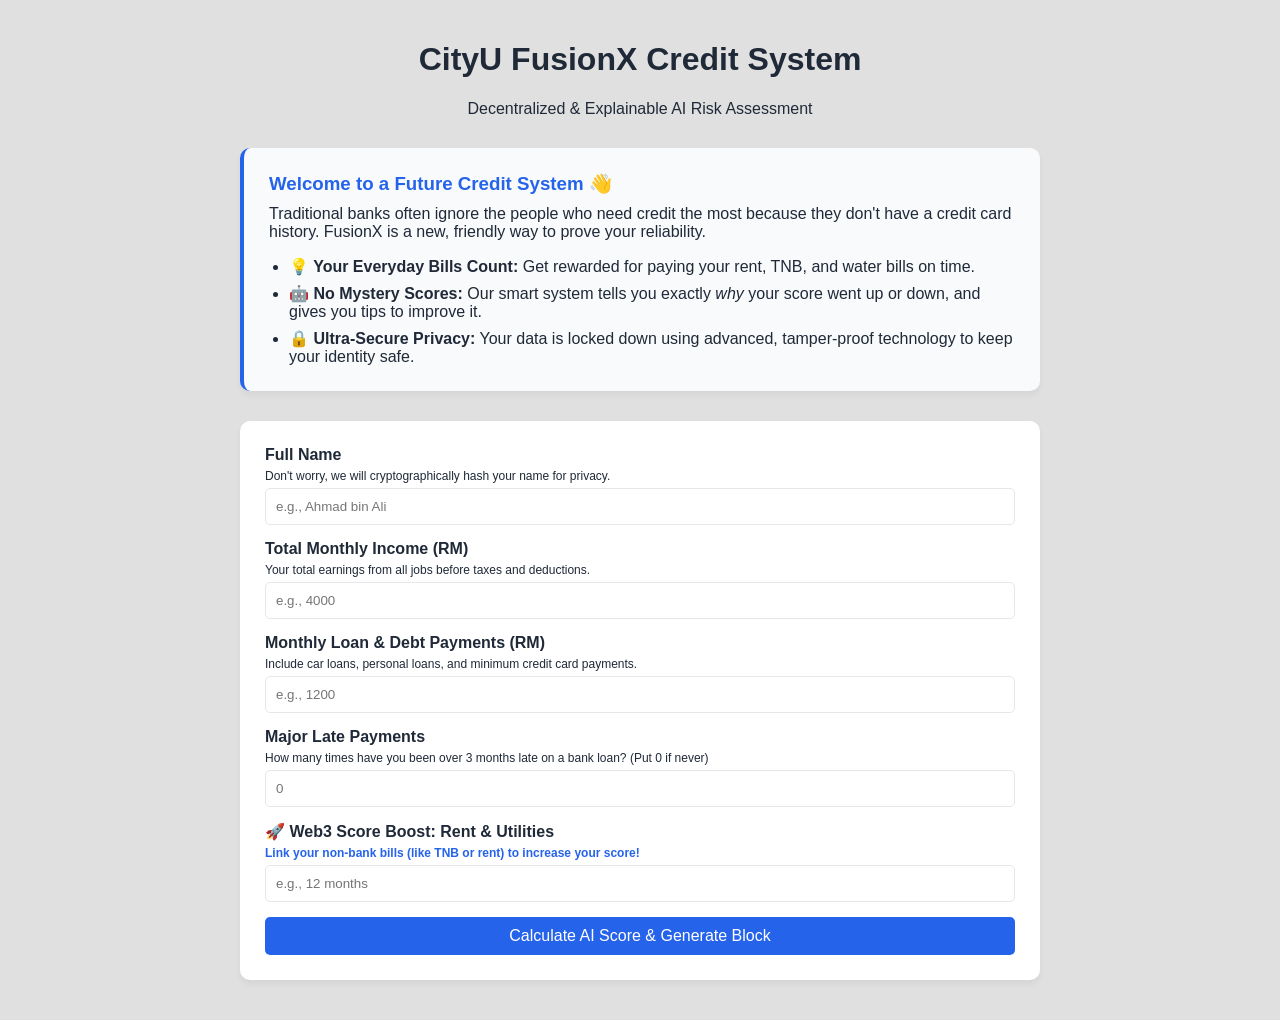
<file: index.html>
<!DOCTYPE html>
<html lang="en">
<head>
    <meta charset="UTF-8">
    <meta name="viewport" content="width=device-width, initial-scale=1.0">
    <title>FusionX Credit Scoring</title>
    <link rel="stylesheet" href="css/style.css">
</head>
<body>
    <div class="container">
        <header>
            <h1 ondblclick="window.location.href='login.html'" style="user-select: none; cursor: default;">CityU FusionX Credit System</h1>
            
            <p>Decentralized & Explainable AI Risk Assessment</p>
            
            </header>

        <div class="card" style="border-left: 4px solid var(--primary); background-color: #f8fafc; margin-bottom: 30px;">
                <h3 style="color: var(--primary); margin-top: 0; margin-bottom: 10px;">Welcome to a Future Credit System 👋</h3>
                
                <p style="margin-top: 0; color: var(--text-main);">
                    Traditional banks often ignore the people who need credit the most because they don't have a credit card history. FusionX is a new, friendly way to prove your reliability.
                </p>
                
                <ul style="margin-bottom: 0; padding-left: 20px;">
                    <li style="margin-bottom: 8px;"><strong>💡 Your Everyday Bills Count:</strong> Get rewarded for paying your rent, TNB, and water bills on time.</li>
                    <li style="margin-bottom: 8px;"><strong>🤖 No Mystery Scores:</strong> Our smart system tells you exactly <em>why</em> your score went up or down, and gives you tips to improve it.</li>
                    <li><strong>🔒 Ultra-Secure Privacy:</strong> Your data is locked down using advanced, tamper-proof technology to keep your identity safe.</li>
                </ul>
            </div>

        <div class="card">
            <form id="creditForm">
            
            <div class="form-group">
                <label for="applicantName">Full Name</label>
                <div style="font-size: 12px; color: var(--text-muted); margin-bottom: 5px;">Don't worry, we will cryptographically hash your name for privacy.</div>
                <input type="text" id="applicantName" required placeholder="e.g., Ahmad bin Ali">
            </div>

            <div class="form-group">
                <label for="monthlyIncome">Total Monthly Income (RM)</label>
                <div style="font-size: 12px; color: var(--text-muted); margin-bottom: 5px;">Your total earnings from all jobs before taxes and deductions.</div>
                <input type="number" id="monthlyIncome" required placeholder="e.g., 4000" min="0">
            </div>

            <div class="form-group">
                <label for="monthlyDebt">Monthly Loan & Debt Payments (RM)</label>
                <div style="font-size: 12px; color: var(--text-muted); margin-bottom: 5px;">Include car loans, personal loans, and minimum credit card payments.</div>
                <input type="number" id="monthlyDebt" required placeholder="e.g., 1200" min="0">
            </div>

            <div class="form-group">
                <label for="latePayments">Major Late Payments</label>
                <div style="font-size: 12px; color: var(--text-muted); margin-bottom: 5px;">How many times have you been over 3 months late on a bank loan? (Put 0 if never)</div>
                <input type="number" id="latePayments" required placeholder="0" min="0">
            </div>

            <div class="form-group">
                <label for="utilityPayments">🚀 Web3 Score Boost: Rent & Utilities</label>
                <div style="font-size: 12px; color: var(--primary); font-weight: 600; margin-bottom: 5px;">Link your non-bank bills (like TNB or rent) to increase your score!</div>
                <input type="number" id="utilityPayments" required placeholder="e.g., 12 months" min="0">
            </div>

            <button type="submit" class="btn">Calculate AI Score & Generate Block</button>
            
        </form>
        </div>
    </div>
    <script src="js/utils.js"></script>
    <script src="js/apply.js"></script>
</body>
</html>
</file>
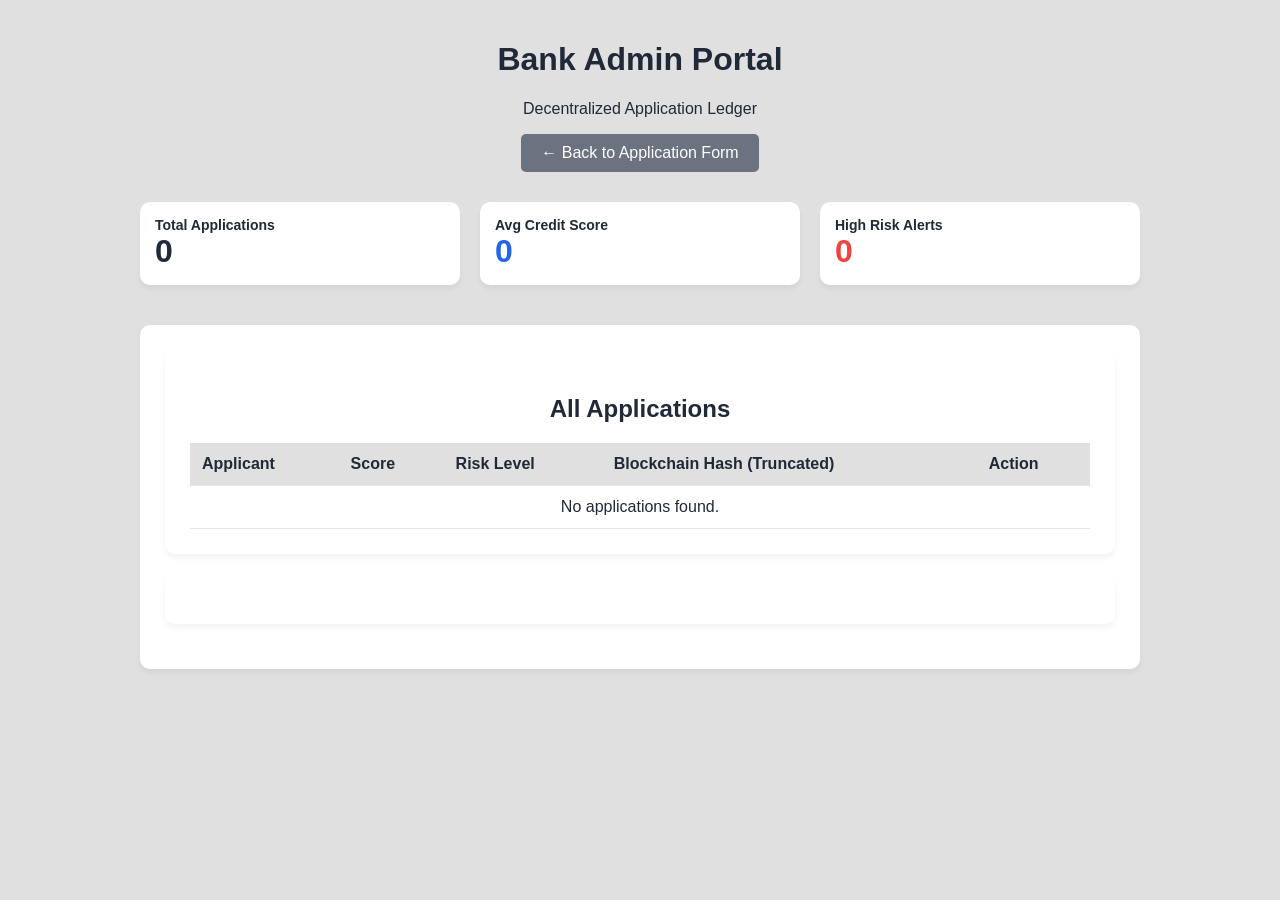
<file: admin.html>
<!DOCTYPE html>
<html lang="en">
<head>
    <meta charset="UTF-8">
    <meta name="viewport" content="width=device-width, initial-scale=1.0">
    <title>Bank Admin Portal</title>
    <link rel="stylesheet" href="css/style.css">

</head>
<body id="admin-page">
    <div class="container" style="max-width: 1000px;">
        <header>
            <h1>Bank Admin Portal</h1>
            <p>Decentralized Application Ledger</p>
            <a href="index.html" class="btn-secondary">← Back to Application Form</a>
        </header>
<div class="grid" style="display: grid; grid-template-columns: repeat(auto-fit, minmax(200px, 1fr)); gap: 20px; margin-bottom: 20px;">
            <div class="card text-center" style="padding: 15px;">
                <h3 style="margin: 0; color: var(--text-muted); font-size: 14px;">Total Applications</h3>
                <div id="kpiTotal" style="font-size: 32px; font-weight: 700; color: var(--text-main);">0</div>
            </div>
            <div class="card text-center" style="padding: 15px;">
                <h3 style="margin: 0; color: var(--text-muted); font-size: 14px;">Avg Credit Score</h3>
                <div id="kpiAvg" style="font-size: 32px; font-weight: 700; color: var(--primary);">0</div>
            </div>
            <div class="card text-center" style="padding: 15px;">
                <h3 style="margin: 0; color: var(--text-muted); font-size: 14px;">High Risk Alerts</h3>
                <div id="kpiRisk" style="font-size: 32px; font-weight: 700; color: #ef4444;">0</div>
            </div>
        </div>

        <div class="card" style="overflow-x: auto;">
            
        <div class="card">
            <h2>All Applications</h2>
            <table class="admin-table">
                <thead>
                    <tr>
                        <th>Applicant</th>
                        <th>Score</th>
                        <th>Risk Level</th>
                        <th>Blockchain Hash (Truncated)</th>
                        <th>Action</th>
                    </tr>
                </thead>
                <tbody id="adminTableBody">
                    </tbody>
            </table>
        </div>

        <div class="card" style="overflow-x: auto;">
    </div>
    <script src="/js/admin.js"></script>
</body>
</html>
</file>
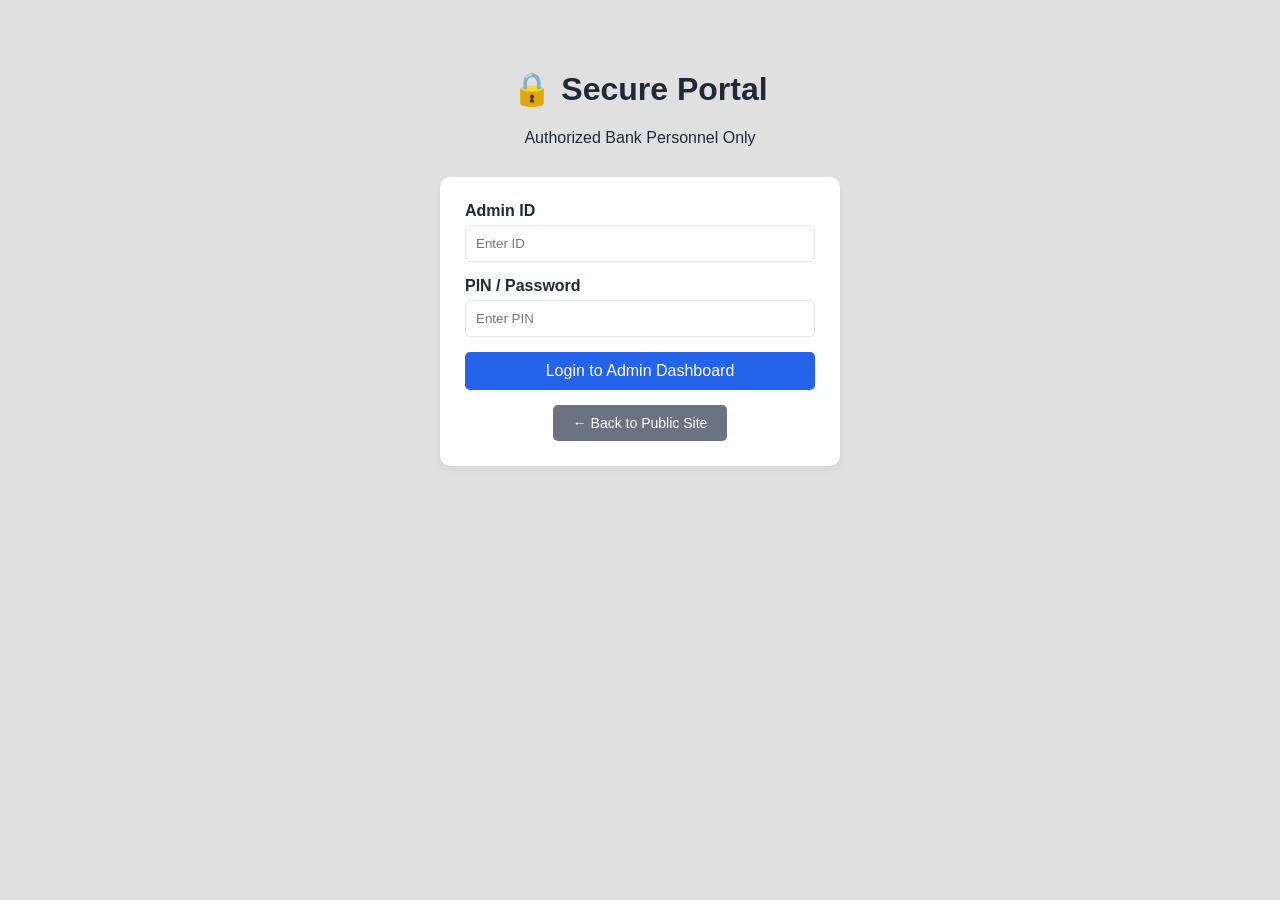
<file: login.html>
<!DOCTYPE html>
<html lang="en">
<head>
    <meta charset="UTF-8">
    <meta name="viewport" content="width=device-width, initial-scale=1.0">
    <title>Bank Admin Login</title>
    <link rel="stylesheet" href="/css/style.css">
</head>
<body id="login-page">
    <div class="container" style="max-width: 400px; margin-top: 50px;">
        <header>
            <h1>🔒 Secure Portal</h1>
            <p>Authorized Bank Personnel Only</p>
        </header>

        <div class="card">
            <form id="loginForm">
                <div class="form-group">
                    <label>Admin ID</label>
                    <input type="text" id="adminId" required placeholder="Enter ID">
                </div>
                <div class="form-group">
                    <label>PIN / Password</label>
                    <input type="password" id="adminPin" required placeholder="Enter PIN">
                </div>
                
                <p id="loginError" style="color: #ef4444; font-size: 14px; display: none; margin-bottom: 10px;">❌ Invalid ID or PIN.</p>
                
                <button type="submit" class="btn">Login to Admin Dashboard</button>
            </form>
            <div style="text-align: center; margin-top: 15px;">
                <a href="index.html" class="btn-secondary" style="font-size: 14px;">← Back to Public Site</a>
            </div>
        </div>
    </div>
    <script src="/js/login.js"></script>
</body>
</html>
</file>
<file: css/style.css>
:root {
    --primary: #2563eb;
    --bg-color: #e0e0e0;
    --card-bg: #ffffff;
    --text-main: #1f2937;
    --text-light: #6b7280;
    --border: #e5e7eb;
}

body {
    font-family: 'Segoe UI', Tahoma, Geneva, Verdana, sans-serif;
    background-color: var(--bg-color);
    color: var(--text-main);
    margin: 0;
    padding: 20px;
}

.container {
    max-width: 800px;
    margin: 0 auto;
}

header {
    text-align: center;
    margin-bottom: 30px;
}

.card {
    background: var(--card-bg);
    padding: 25px;
    border-radius: 10px;
    box-shadow: 0 4px 6px rgba(0,0,0,0.05);
    margin-bottom: 20px;
}

.card > h2 {
    margin-bottom: 20px;
    text-align: center;
}

.form-group {
    margin-bottom: 15px;
}

label {
    display: block;
    font-weight: bold;
    margin-bottom: 5px;
}

input {
    width: 100%;
    padding: 10px;
    border: 1px solid var(--border);
    border-radius: 5px;
    box-sizing: border-box;
}

.btn, .btn-secondary {
    display: inline-block;
    background: var(--primary);
    color: white;
    padding: 10px 20px;
    border: none;
    border-radius: 5px;
    cursor: pointer;
    font-size: 16px;
    text-decoration: none;
    width: 100%;
}

.btn-secondary {
    background: var(--text-light);
    width: auto;
}

.dashboard-grid {
    display: grid;
    grid-template-columns: 1fr 1fr;
    gap: 20px;
}

.score-circle {
    font-size: 48px;
    font-weight: bold;
    color: var(--primary);
    margin: 20px 0;
}

.reasons-list {
    padding-left: 20px;
}

.reasons-list li {
    margin-bottom: 10px;
}

.ledger-box {
    background: #111827;
    color: #10b981;
    padding: 15px;
    border-radius: 5px;
    font-family: monospace;
    word-break: break-all;
}

.mt-2 { margin-top: 20px; }

/* --- Admin Table Styles --- */
.admin-table {
    width: 100%;
    border-collapse: collapse;
    margin-top: 15px;
}
.admin-table th, .admin-table td {
    padding: 12px;
    text-align: left;
    border-bottom: 1px solid var(--border);
}
.admin-table th {
    background-color: var(--bg-color);
}

/* --- MOBILE RESPONSIVENESS (iPhones & Androids) --- */
@media (max-width: 768px) {
    /* 1. Make the main container take up more screen space on mobile */
    .container {
        padding: 10px;
        margin-top: 10px;
    }

    /* 2. Give the cards slightly less padding so text fits better */
    .card {
        padding: 15px;
        margin-bottom: 15px;
        /* Crucial for Admin View: Lets the table scroll horizontally on small screens! */
        overflow-x: auto; 
    }

    /* 3. Make the Admin table text not squish together */
    .admin-table {
        white-space: nowrap;
    }

    /* 4. Make all inputs and buttons full-width so they are easy to tap with a thumb */
    input, select, .btn, .btn-secondary {
        width: 100%;
        margin-bottom: 10px;
        box-sizing: border-box;
        text-align: center;
    }

    /* 5. Adjust header text sizes for mobile */
    header h1 {
        font-size: 24px;
    }
    header p {
        font-size: 14px;
    }
}
</file>
